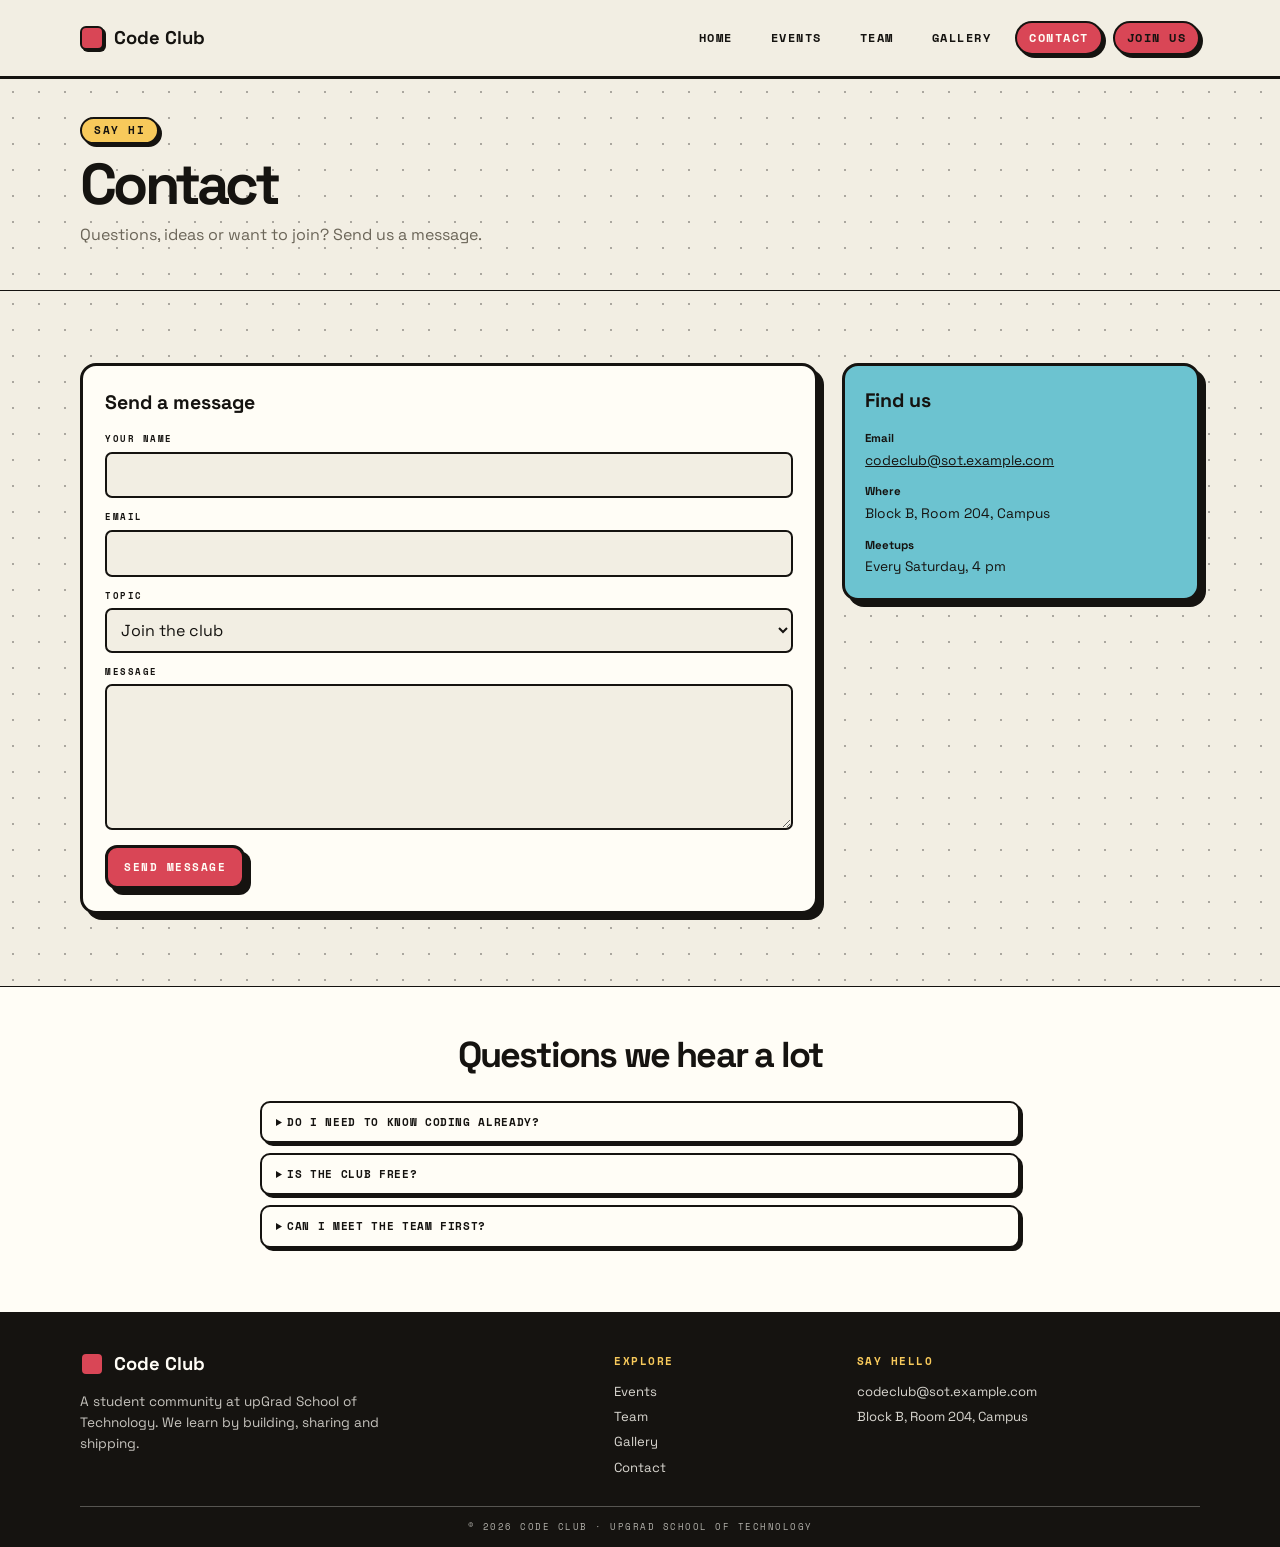
<file: contact.html>
<!doctype html>
<html lang="en">
<head>
  <meta charset="utf-8">
  <meta name="viewport" content="width=device-width, initial-scale=1">
  <meta name="description" content="Questions or ideas? Get in touch with Code Club at upGrad School of Technology.">
  <title>Contact | Code Club</title>
  <link rel="stylesheet" href="styles.css">
</head>
<body>
  <header class="site-header"><div class="header-inner container">
    <a class="brand" href="index.html" aria-label="Code Club home"><span class="brand-mark" aria-hidden="true"></span><span>Code Club</span></a>
    <nav class="main-nav" aria-label="Main navigation"><a class="nav-link" href="index.html">Home</a><a class="nav-link" href="events.html">Events</a><a class="nav-link" href="team.html">Team</a><a class="nav-link" href="gallery.html">Gallery</a><a class="nav-link is-active" href="contact.html" aria-current="page">Contact</a><a class="nav-link nav-join" href="contact.html">Join us</a></nav>
  </div></header>
  <main>
    <section class="page-intro dotted-surface"><div class="container"><p class="eyebrow">Say hi</p><h1>Contact</h1><p>Questions, ideas or want to join? Send us a message.</p></div></section>
    <section class="section dotted-surface"><div class="container contact-grid">
      <form class="contact-form" action="mailto:codeclub@sot.example.com" method="post" enctype="text/plain">
        <h2>Send a message</h2>
        <div class="field"><label for="name">Your name</label><input id="name" name="name" type="text" autocomplete="name" required></div>
        <div class="field"><label for="email">Email</label><input id="email" name="email" type="email" autocomplete="email" required></div>
        <div class="field"><label for="topic">Topic</label><select id="topic" name="topic"><option>Join the club</option><option>Upcoming events</option><option>Work with us</option><option>Something else</option></select></div>
        <div class="field"><label for="message">Message</label><textarea id="message" name="message" rows="5" required></textarea></div>
        <button class="button button-coral" type="submit">Send message</button>
      </form>
      <aside class="contact-info"><h2>Find us</h2><dl><dt>Email</dt><dd><a href="mailto:codeclub@sot.example.com">codeclub@sot.example.com</a></dd><dt>Where</dt><dd>Block B, Room 204, Campus</dd><dt>Meetups</dt><dd>Every Saturday, 4 pm</dd></dl></aside>
    </div></section>
    <section class="faq-section paper-surface"><div class="container narrow-container"><h2 class="section-heading">Questions we hear a lot</h2>
      <div class="faq-list">
        <details><summary>Do I need to know coding already?</summary><p>No. We welcome complete beginners and help you get started at your own pace.</p></details>
        <details><summary>Is the club free?</summary><p>Yes. Club meetings and workshops are free for all upGrad School of Technology students.</p></details>
        <details><summary>Can I meet the team first?</summary><p>Absolutely. Send us a note or drop by any Saturday meetup to say hello.</p></details>
      </div>
    </div></section>
  </main>
  <footer class="site-footer"><div class="container footer-grid">
    <div class="footer-about"><a class="brand footer-brand" href="index.html"><span class="brand-mark" aria-hidden="true"></span><span>Code Club</span></a><p>A student community at upGrad School of Technology. We learn by building, sharing and shipping.</p></div>
    <div><h2>Explore</h2><ul><li><a href="events.html">Events</a></li><li><a href="team.html">Team</a></li><li><a href="gallery.html">Gallery</a></li><li><a href="contact.html" aria-current="page">Contact</a></li></ul></div>
    <div><h2>Say hello</h2><ul><li><a href="mailto:codeclub@sot.example.com">codeclub@sot.example.com</a></li><li>Block B, Room 204, Campus</li></ul></div>
  </div><div class="container footer-bottom">© 2026 Code Club · upGrad School of Technology</div></footer>
</body>
</html>
</file>
<file: styles.css>
@import url('https://fonts.googleapis.com/css2?family=Space+Grotesk:wght@500;700&family=Space+Mono:wght@400;700&display=swap');

:root {
  --cream: #f2eee3;
  --paper: #fffdf6;
  --ink: #151310;
  --coral: #d94656;
  --yellow: #f7c95b;
  --cyan: #6cc3d0;
  --mute: #6b6558;
  --border: 3px solid var(--ink);
  --shadow: 6px 6px 0 var(--ink);
  --shadow-large: 10px 10px 0 var(--ink);
  --radius-card: 18px;
  --radius-button: 12px;
  --radius-pill: 30px;
  --container: 1120px;
}

* { box-sizing: border-box; }
html { scroll-behavior: smooth; }
body {
  margin: 0;
  color: var(--ink);
  background-color: var(--cream);
  background-image: radial-gradient(rgba(21, 19, 16, .32) 1.2px, transparent 1.4px);
  background-size: 26px 26px;
  font-family: 'Space Grotesk', sans-serif;
  font-size: 16px;
  line-height: 1.55;
}
img { display: block; max-width: 100%; }
a { color: inherit; }
button, input, select, textarea { font: inherit; }
.container { width: min(var(--container), calc(100% - 48px)); margin-inline: auto; }
.narrow-container { max-width: 760px; }
.dotted-surface { background-color: var(--cream); background-image: radial-gradient(rgba(21, 19, 16, .32) 1.2px, transparent 1.4px); background-size: 26px 26px; }
.paper-surface { background-color: var(--paper); }

.site-header { position: sticky; z-index: 10; top: 0; border-bottom: var(--border); background: var(--cream); }
.header-inner { min-height: 76px; display: flex; align-items: center; justify-content: space-between; gap: 28px; }
.brand { display: inline-flex; align-items: center; gap: 10px; flex: 0 0 auto; text-decoration: none; font-weight: 700; font-size: 1.15rem; }
.brand-mark { width: 24px; height: 24px; border: 2px solid var(--ink); border-radius: 6px; background: var(--coral); box-shadow: 2px 2px 0 var(--ink); }
.main-nav { display: flex; flex-wrap: wrap; justify-content: flex-end; align-items: center; gap: 10px; }
.nav-link, .button, .mono-label, .eyebrow, .tag-label, .role-label, .social-link, .contact-form label, .footer-grid h2, .footer-bottom {
  font-family: 'Space Mono', monospace;
  text-transform: uppercase;
  letter-spacing: 1.5px;
}
.nav-link { border: 2px solid transparent; border-radius: var(--radius-pill); padding: 6px 12px; font-size: .72rem; font-weight: 700; text-decoration: none; transition: transform .16s ease, box-shadow .16s ease, background .16s ease; }
.nav-link:hover { transform: translateY(-2px); }
.nav-link.is-active, .nav-link.nav-join { border-color: var(--ink); background: var(--coral); box-shadow: 3px 3px 0 var(--ink); }
.nav-link.is-active { color: var(--paper); }
.nav-link:focus-visible, .button:focus-visible, a:focus-visible, summary:focus-visible { outline: 3px solid var(--cyan); outline-offset: 4px; }

.home-hero { padding: 76px 0 84px; }
.hero-grid { display: grid; grid-template-columns: minmax(0, 1fr) minmax(380px, .92fr); align-items: center; gap: clamp(42px, 7vw, 92px); }
.eyebrow { display: table; margin: 0 0 18px; padding: 4px 12px; border: 2px solid var(--ink); border-radius: var(--radius-pill); background: var(--yellow); box-shadow: 3px 3px 0 var(--ink); font-size: .68rem; font-weight: 700; line-height: 1.35; }
h1, h2, h3, p { margin-top: 0; }
.hero-copy h1 { margin-bottom: 20px; font-size: clamp(3.6rem, 7.2vw, 5.1rem); line-height: .98; letter-spacing: -.075em; }
.highlight-word { display: inline-block; padding: 0 .08em .04em; border: 2px solid var(--ink); border-radius: 8px; background: var(--yellow); box-shadow: 4px 4px 0 var(--ink); transform: rotate(-3deg); }
.coral-word { color: var(--coral); }
.hero-description { max-width: 465px; margin-bottom: 24px; color: var(--mute); }
.button-row { display: flex; flex-wrap: wrap; gap: 14px; }
.button { display: inline-flex; align-items: center; justify-content: center; min-height: 44px; border: var(--border); border-radius: var(--radius-button); padding: 10px 16px; box-shadow: var(--shadow); font-size: .7rem; font-weight: 700; line-height: 1.3; text-align: center; text-decoration: none; cursor: pointer; transition: transform .15s ease, box-shadow .15s ease; }
.button:hover { transform: translate(3px, 3px); box-shadow: 3px 3px 0 var(--ink); }
.button-coral { background: var(--coral); color: var(--paper); }
.button-paper { background: var(--paper); }
.button-ink { background: var(--ink); color: var(--yellow); }

.dashboard { overflow: hidden; border: var(--border); border-radius: 17px; background: var(--paper); box-shadow: var(--shadow-large); }
.dashboard-bar { display: flex; align-items: center; gap: 10px; min-height: 43px; padding: 0 14px; background: var(--ink); color: var(--paper); }
.dashboard-bar h2 { margin: 0; flex: 1; font-family: 'Space Mono', monospace; font-size: .65rem; font-weight: 400; text-transform: uppercase; letter-spacing: .6px; }
.window-dots { display: flex; gap: 5px; }
.window-dots span { width: 8px; height: 8px; border: 1px solid var(--ink); border-radius: 50%; background: var(--coral); }
.window-dots span:nth-child(2) { background: var(--yellow); }
.window-dots span:nth-child(3) { background: var(--cyan); }
.window-menu { color: var(--yellow); letter-spacing: 2px; font-size: .7rem; }
.stats-grid { display: grid; grid-template-columns: repeat(2, minmax(0, 1fr)); gap: 10px; padding: 14px; }
.stat-tile { display: grid; grid-template-columns: 14px 1fr; align-items: center; gap: 3px 8px; min-height: 82px; border: 2px solid var(--ink); border-radius: 10px; padding: 10px; background: var(--cream); }
.stat-mark { width: 12px; height: 12px; border: 1px solid var(--ink); border-radius: 3px; }
.mark-coral { background: var(--coral); }.mark-yellow { background: var(--yellow); }.mark-cyan { background: var(--cyan); }.mark-ink { background: var(--ink); }
.stat-tile strong { font-size: 1.7rem; line-height: 1; letter-spacing: -.05em; }
.stat-tile strong span { color: var(--coral); }
.stat-tile > span:last-child { grid-column: 1 / -1; color: var(--mute); font-family: 'Space Mono', monospace; font-size: .58rem; text-transform: uppercase; letter-spacing: .8px; }
.next-event { display: flex; align-items: center; justify-content: space-between; gap: 18px; margin: 0 14px 14px; border: 2px solid var(--ink); border-radius: 10px; padding: 12px 14px; background: var(--coral); color: var(--paper); }
.next-event div { display: grid; gap: 3px; }
.mono-label { font-size: .58rem; line-height: 1.4; }
.next-event strong { font-size: .9rem; }
.next-event a { border: 2px solid var(--ink); border-radius: 8px; padding: 6px 9px; background: var(--paper); font-family: 'Space Mono', monospace; font-size: .65rem; font-weight: 700; text-decoration: none; white-space: nowrap; }

.ticker { overflow: hidden; border-block: var(--border); padding: 12px 0; background: var(--ink); color: var(--paper); }
.ticker-inner { width: max-content; margin-inline: auto; font-family: 'Space Mono', monospace; font-size: .69rem; font-weight: 700; text-transform: uppercase; letter-spacing: 1.5px; }
.ticker-inner span { padding: 0 14px; color: var(--yellow); }
.section { padding: 72px 0; }
.section-heading { margin-bottom: 24px; font-size: clamp(1.7rem, 3vw, 2.25rem); line-height: 1.15; letter-spacing: -.05em; }
.feature-grid { display: grid; grid-template-columns: repeat(3, minmax(0, 1fr)); gap: 20px; }
.feature-card { min-height: 215px; border: var(--border); border-radius: var(--radius-card); padding: 22px; background: var(--paper); box-shadow: var(--shadow); }
.feature-card img { width: 52px; height: 52px; margin-bottom: 15px; object-fit: contain; }
.feature-card h3 { margin-bottom: 8px; font-size: 1.05rem; }
.feature-card p { margin-bottom: 0; color: var(--mute); font-size: .92rem; }
.about-section { border-block: 1px solid var(--ink); padding: 60px 0; }
.about-grid { display: grid; grid-template-columns: minmax(0, .95fr) minmax(0, 1fr); align-items: center; gap: clamp(36px, 7vw, 92px); }
.about-art { border: var(--border); border-radius: var(--radius-card); overflow: hidden; box-shadow: var(--shadow); }
.about-art img { width: 100%; height: auto; }
.about-copy h2 { margin-bottom: 15px; font-size: clamp(2.2rem, 4.2vw, 3.2rem); line-height: 1; letter-spacing: -.065em; }
.about-copy > p:not(.eyebrow) { max-width: 480px; color: var(--mute); }
.check-list { display: grid; gap: 8px; margin: 0; padding: 0; list-style: none; }
.check-list li { display: flex; align-items: center; gap: 10px; }
.check-list li::before { content: '✓'; display: inline-grid; place-items: center; width: 21px; height: 21px; flex: 0 0 auto; border: 2px solid var(--ink); border-radius: 5px; background: var(--yellow); font-size: .75rem; font-weight: 700; }
.banner-wrap { padding-block: 54px 72px; }
.event-banner { display: flex; align-items: center; justify-content: space-between; gap: 28px; border: var(--border); border-radius: var(--radius-card); padding: 24px 30px; background: var(--yellow); box-shadow: var(--shadow-large); }
.event-banner h2 { margin: 4px 0; font-size: 1.65rem; letter-spacing: -.04em; }
.event-banner p:last-child { margin: 0; color: var(--mute); font-size: .9rem; }

.page-intro { border-bottom: 1px solid var(--ink); padding: 38px 0 42px; }
.page-intro .eyebrow { margin-bottom: 12px; }
.page-intro h1 { margin-bottom: 4px; font-size: clamp(2.7rem, 5vw, 3.6rem); line-height: 1; letter-spacing: -.065em; }
.page-intro p:last-child { margin: 10px 0 0; color: var(--mute); }
.event-grid { display: grid; grid-template-columns: repeat(3, minmax(0, 1fr)); align-items: stretch; gap: 20px; }
.event-card { display: flex; flex-direction: column; overflow: hidden; border: var(--border); border-radius: 14px; background: var(--paper); box-shadow: var(--shadow); transition: transform .18s ease, box-shadow .18s ease; }
.event-card:hover { transform: translate(-4px, -4px); box-shadow: 10px 10px 0 var(--ink); }
.event-image { position: relative; }
.event-image img { width: 100%; aspect-ratio: 600 / 340; object-fit: cover; border-bottom: 2px solid var(--ink); }
.date-badge { position: absolute; top: 12px; left: 12px; border: 2px solid var(--ink); border-radius: var(--radius-pill); padding: 4px 10px; background: var(--coral); color: var(--paper); font-family: 'Space Mono', monospace; font-size: .65rem; font-weight: 700; text-transform: uppercase; box-shadow: 2px 2px 0 var(--ink); }
.event-card-content { display: flex; flex: 1; flex-direction: column; align-items: flex-start; padding: 16px; }
.tag-label { margin: 0 0 8px; border: 2px solid var(--ink); border-radius: var(--radius-pill); padding: 3px 8px; background: var(--yellow); font-size: .57rem; font-weight: 700; }
.event-card h3 { margin-bottom: 7px; font-size: 1.08rem; letter-spacing: -.02em; }
.event-card-content > p:not(.tag-label) { margin-bottom: 18px; color: var(--mute); font-size: .88rem; }
.event-card .button { margin-top: auto; min-height: 38px; padding: 7px 13px; font-size: .62rem; }
.past-events { border-top: 1px solid var(--ink); padding: 48px 0 60px; }
.past-events .section-heading { margin-bottom: 14px; }
.past-list { margin: 0; padding: 0; list-style: none; }
.past-list li { display: grid; grid-template-columns: 76px 1fr; gap: 12px; border-bottom: 1px dashed var(--ink); padding: 8px 0; font-size: .9rem; }
.past-list time { color: var(--coral); font-family: 'Space Mono', monospace; font-size: .7rem; font-weight: 700; text-transform: uppercase; }

.team-grid { display: grid; grid-template-columns: repeat(4, minmax(0, 1fr)); gap: 18px; }
.team-card { border: var(--border); border-radius: 16px; padding: 22px 16px 18px; background: var(--paper); box-shadow: var(--shadow); text-align: center; }
.team-card img { width: 112px; height: 112px; margin: 0 auto 14px; border: 2px solid var(--ink); border-radius: 50%; box-shadow: 3px 3px 0 var(--ink); object-fit: cover; }
.team-card h2 { margin-bottom: 4px; font-size: 1rem; }
.role-label { margin-bottom: 8px; color: var(--coral); font-size: .62rem; font-weight: 700; }
.social-link { font-size: .52rem; letter-spacing: .4px; text-decoration-thickness: 1px; text-underline-offset: 3px; }
.join-panel { margin-top: 30px; border: var(--border); border-radius: 18px; padding: 28px; background: var(--cyan); box-shadow: var(--shadow-large); text-align: center; }
.join-panel h2 { margin-bottom: 7px; font-size: 1.55rem; }
.join-panel p { margin-bottom: 18px; font-size: .9rem; }

.gallery-grid { display: grid; grid-template-columns: repeat(3, minmax(0, 1fr)); gap: 20px; }
.gallery-card { overflow: hidden; margin: 0; border: var(--border); border-radius: 16px; background: var(--yellow); box-shadow: var(--shadow); transition: transform .18s ease; }
.gallery-card:hover { transform: rotate(-1.5deg); }
.gallery-card img { width: 100%; aspect-ratio: 3 / 2; border-bottom: 3px solid var(--ink); object-fit: cover; }
.gallery-card figcaption { min-height: 48px; display: flex; align-items: center; padding: 10px 14px; font-family: 'Space Mono', monospace; font-size: .67rem; font-weight: 700; text-transform: uppercase; letter-spacing: .7px; }

.contact-grid { display: grid; grid-template-columns: minmax(0, 1.65fr) minmax(250px, .8fr); align-items: start; gap: 24px; }
.contact-form { border: var(--border); border-radius: 16px; padding: 22px; background: var(--paper); box-shadow: var(--shadow); }
.contact-form h2, .contact-info h2 { margin-bottom: 14px; font-size: 1.22rem; }
.field { display: grid; gap: 5px; margin-bottom: 12px; }
.contact-form label { font-size: .58rem; font-weight: 700; }
.contact-form input, .contact-form select, .contact-form textarea { width: 100%; min-height: 42px; border: 2px solid var(--ink); border-radius: 7px; padding: 9px 10px; background: var(--cream); color: var(--ink); }
.contact-form textarea { resize: vertical; }
.contact-form input:focus, .contact-form select:focus, .contact-form textarea:focus { outline: none; box-shadow: 4px 4px 0 var(--yellow); }
.contact-form .button { margin-top: 3px; }
.contact-info { border: var(--border); border-radius: 16px; padding: 20px; background: var(--cyan); box-shadow: var(--shadow); }
.contact-info dl { margin: 0; }
.contact-info dt { margin-top: 12px; font-size: .72rem; font-weight: 700; }
.contact-info dt:first-of-type { margin-top: 0; }
.contact-info dd { margin: 2px 0 0; font-size: .86rem; overflow-wrap: anywhere; }
.faq-section { border-top: 1px solid var(--ink); padding: 48px 0 64px; }
.faq-section .section-heading { text-align: center; }
.faq-list { display: grid; gap: 10px; }
.faq-list details { border: 2px solid var(--ink); border-radius: 10px; background: var(--paper); box-shadow: 3px 3px 0 var(--ink); }
.faq-list summary { padding: 11px 14px; font-family: 'Space Mono', monospace; font-size: .66rem; font-weight: 700; text-transform: uppercase; letter-spacing: .65px; cursor: pointer; }
.faq-list details p { margin: 0; border-top: 1px solid var(--ink); padding: 12px 14px; color: var(--mute); font-size: .9rem; }

.site-footer { padding: 38px 0 0; background: var(--ink); color: var(--paper); }
.footer-grid { display: grid; grid-template-columns: 1.4fr .55fr 1fr; gap: 54px; padding-bottom: 28px; }
.footer-brand { margin-bottom: 13px; color: var(--paper); }
.footer-brand .brand-mark { box-shadow: none; }
.footer-about p { max-width: 340px; margin: 0; color: rgba(255,253,246,.76); font-size: .85rem; }
.footer-grid h2 { margin: 3px 0 12px; color: var(--yellow); font-size: .68rem; }
.footer-grid ul { display: grid; gap: 5px; margin: 0; padding: 0; list-style: none; color: rgba(255,253,246,.84); font-size: .82rem; }
.footer-grid li { overflow-wrap: anywhere; }
.footer-grid a { text-decoration: none; }
.footer-grid a:hover { color: var(--yellow); text-decoration: underline; text-underline-offset: 3px; }
.footer-bottom { border-top: 1px solid rgba(255,253,246,.28); padding: 13px 0; color: rgba(255,253,246,.68); font-size: .58rem; text-align: center; }

@media (max-width: 760px) {
  .header-inner { justify-content: center; flex-direction: column; gap: 8px; padding-block: 12px; }
  .main-nav { justify-content: center; gap: 4px; }
  .nav-link { padding: 5px 9px; font-size: .65rem; }
  .home-hero { padding: 46px 0 58px; }
  .hero-grid { grid-template-columns: 1fr; gap: 38px; }
  .hero-copy h1 { font-size: clamp(3.45rem, 13vw, 4.6rem); }
  .dashboard { max-width: 520px; }
  .ticker-inner { margin-left: 24px; }
  .section { padding: 54px 0; }
  .feature-grid { grid-template-columns: 1fr; }
  .feature-card { min-height: 0; }
  .about-section { padding: 48px 0; }
  .about-grid { grid-template-columns: 1fr; gap: 30px; }
  .about-art { max-width: 520px; }
  .banner-wrap { padding-block: 42px 58px; }
  .event-grid { grid-template-columns: 1fr; }
  .event-card { display: grid; grid-template-columns: minmax(0, 1fr) minmax(0, 1fr); }
  .event-image img { height: 100%; aspect-ratio: auto; border-right: 2px solid var(--ink); border-bottom: 0; object-fit: cover; }
  .event-card-content { padding: 14px; }
  .team-grid { grid-template-columns: repeat(2, minmax(0, 1fr)); }
  .gallery-grid { grid-template-columns: repeat(2, minmax(0, 1fr)); gap: 14px; }
  .gallery-card figcaption { min-height: 50px; padding: 8px; font-size: .56rem; }
  .contact-grid { grid-template-columns: 1fr; }
  .contact-info { max-width: none; }
  .footer-grid { grid-template-columns: 1fr 1fr; gap: 28px; }
  .footer-about { grid-column: 1 / -1; }
}

@media (max-width: 430px) {
  .container { width: min(var(--container), calc(100% - 32px)); }
  .header-inner { gap: 6px; }
  .main-nav { max-width: 100%; gap: 2px; }
  .nav-link { padding: 4px 8px; font-size: .58rem; letter-spacing: 1px; }
  .brand { font-size: 1rem; }
  .brand-mark { width: 21px; height: 21px; }
  .home-hero { padding: 38px 0 48px; }
  .hero-copy h1 { font-size: 3.35rem; }
  .hero-description { font-size: .94rem; }
  .button-row { gap: 10px; }
  .dashboard-bar { padding-inline: 10px; }
  .dashboard-bar h2 { font-size: .55rem; }
  .stats-grid { gap: 8px; padding: 10px; }
  .stat-tile { min-height: 76px; padding: 8px; }
  .stat-tile strong { font-size: 1.45rem; }
  .stat-tile > span:last-child { font-size: .51rem; }
  .next-event { margin: 0 10px 10px; padding: 10px; }
  .next-event strong { font-size: .76rem; }
  .next-event a { padding: 5px 7px; font-size: .56rem; }
  .ticker-inner { font-size: .6rem; }
  .event-banner { align-items: flex-start; flex-direction: column; padding: 20px; }
  .event-banner h2 { font-size: 1.4rem; }
  .page-intro { padding: 30px 0 32px; }
  .page-intro h1 { font-size: 2.8rem; }
  .event-card { grid-template-columns: 1fr; }
  .event-image img { height: auto; aspect-ratio: 600 / 340; border-right: 0; border-bottom: 2px solid var(--ink); }
  .team-card { padding: 16px 10px; }
  .team-card img { width: 88px; height: 88px; }
  .team-card h2 { font-size: .9rem; }
  .social-link { font-size: .45rem; }
  .join-panel { margin-top: 22px; padding: 22px 16px; }
  .gallery-grid { grid-template-columns: 1fr; }
  .gallery-card figcaption { min-height: 42px; font-size: .65rem; }
  .contact-form { padding: 16px; }
  .footer-grid { grid-template-columns: 1fr; gap: 22px; }
  .footer-about { grid-column: auto; }
}

@media (prefers-reduced-motion: reduce) {
  *, *::before, *::after { scroll-behavior: auto !important; transition-duration: .01ms !important; }
}
</file>
